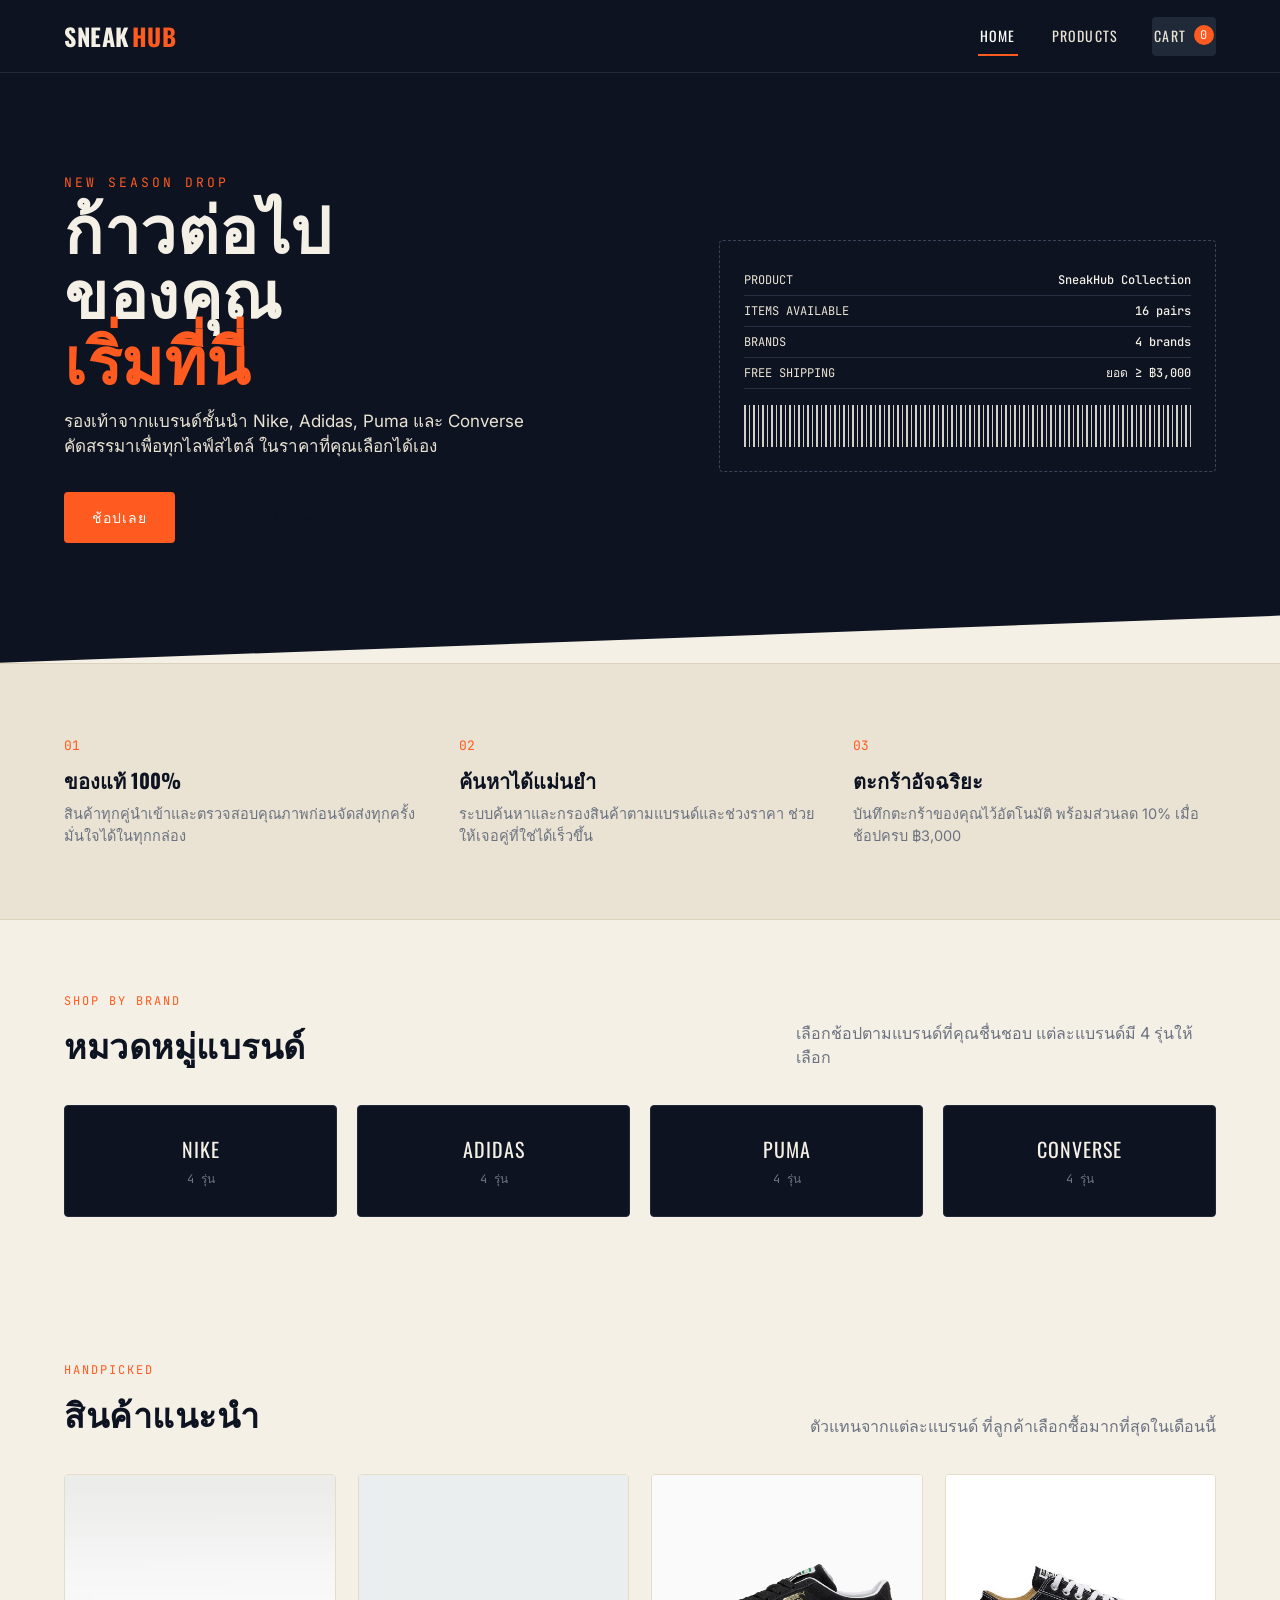
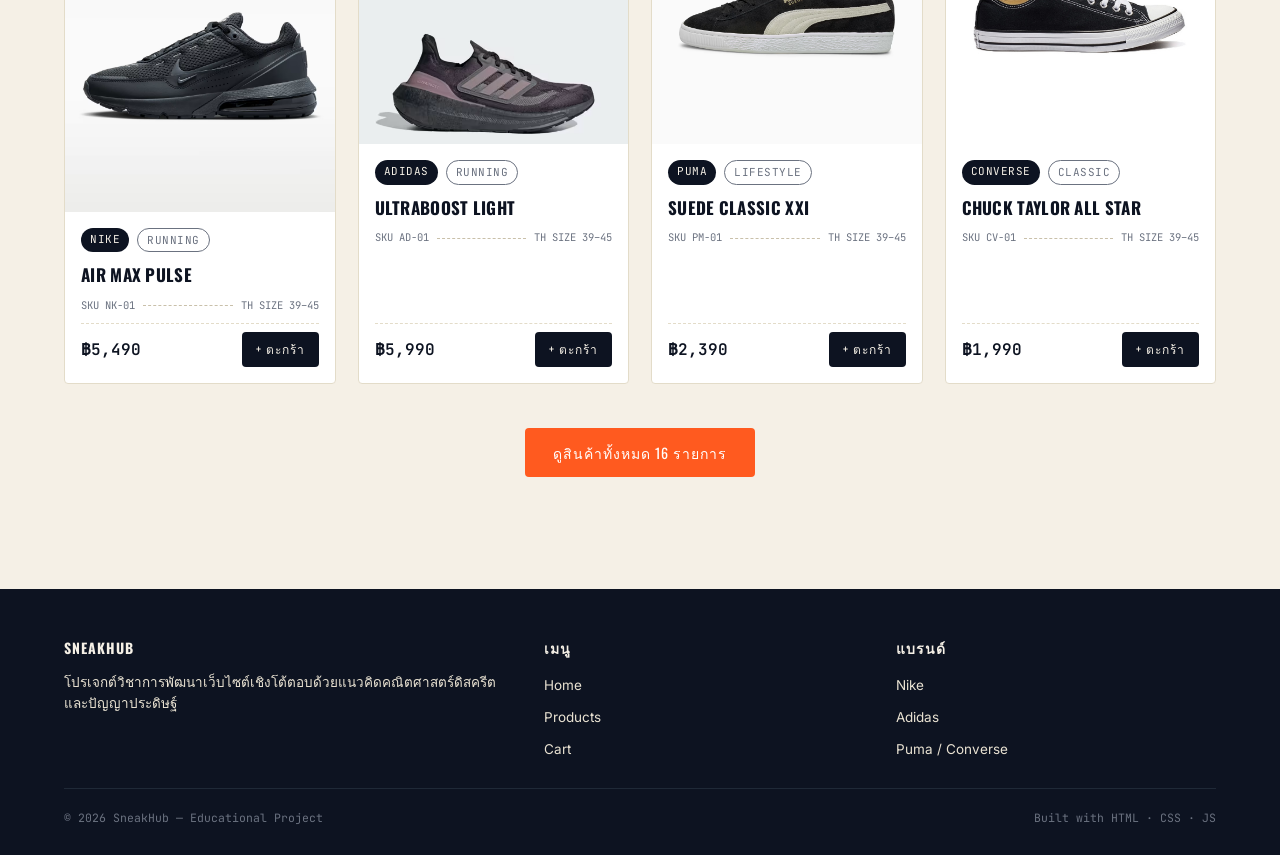
<file: index.html>
<!DOCTYPE html>
<html lang="th">
<head>
<meta charset="UTF-8">
<meta name="viewport" content="width=device-width, initial-scale=1.0">
<title>SneakHub — ร้านรองเท้าออนไลน์</title>
<link rel="stylesheet" href="style.css">
</head>
<body>

<header class="site-header">
  <div class="wrap">
    <a href="index.html" class="logo">SNEAK<span class="dot">HUB</span></a>
    <nav class="main-nav" id="main-nav">
      <a href="index.html" class="active">Home</a>
      <a href="products.html">Products</a>
      <a href="cart.html" class="cart-link">Cart <span id="cart-count">0</span></a>
    </nav>
    <button class="nav-toggle" id="nav-toggle" aria-label="เปิดเมนู">☰</button>
  </div>
</header>

<!-- HERO -->
<section class="hero">
  <div class="wrap">
    <div>
      <span class="hero-eyebrow">New Season Drop</span>
      <h1>ก้าวต่อไป<br>ของคุณ<br><span>เริ่มที่นี่</span></h1>
      <p>รองเท้าจากแบรนด์ชั้นนำ Nike, Adidas, Puma และ Converse คัดสรรมาเพื่อทุกไลฟ์สไตล์ ในราคาที่คุณเลือกได้เอง</p>
      <div class="hero-actions">
        <a href="products.html" class="btn btn-primary">ช้อปเลย</a>
        <a href="#brands" class="btn btn-outline">ดูแบรนด์ทั้งหมด</a>
      </div>
    </div>
    <div class="hero-box-label">
      <div class="row"><span>PRODUCT</span><b>SneakHub Collection</b></div>
      <div class="row"><span>ITEMS AVAILABLE</span><b>16 pairs</b></div>
      <div class="row"><span>BRANDS</span><b>4 brands</b></div>
      <div class="row"><span>FREE SHIPPING</span><b>ยอด ≥ ฿3,000</b></div>
      <div class="barcode"></div>
    </div>
  </div>
</section>

<!-- ABOUT -->
<section class="about-strip">
  <div class="wrap about-grid">
    <div class="about-card">
      <span class="num">01</span>
      <h3>ของแท้ 100%</h3>
      <p>สินค้าทุกคู่นำเข้าและตรวจสอบคุณภาพก่อนจัดส่งทุกครั้ง มั่นใจได้ในทุกกล่อง</p>
    </div>
    <div class="about-card">
      <span class="num">02</span>
      <h3>ค้นหาได้แม่นยำ</h3>
      <p>ระบบค้นหาและกรองสินค้าตามแบรนด์และช่วงราคา ช่วยให้เจอคู่ที่ใช่ได้เร็วขึ้น</p>
    </div>
    <div class="about-card">
      <span class="num">03</span>
      <h3>ตะกร้าอัจฉริยะ</h3>
      <p>บันทึกตะกร้าของคุณไว้อัตโนมัติ พร้อมส่วนลด 10% เมื่อช้อปครบ ฿3,000</p>
    </div>
  </div>
</section>

<!-- BRAND CATEGORIES -->
<section id="brands">
  <div class="wrap">
    <div class="section-head">
      <div>
        <span class="section-eyebrow">Shop by Brand</span>
        <h2>หมวดหมู่แบรนด์</h2>
      </div>
      <p>เลือกช้อปตามแบรนด์ที่คุณชื่นชอบ แต่ละแบรนด์มี 4 รุ่นให้เลือก</p>
    </div>
    <div class="category-grid">
      <a class="category-tile" href="products.html">
        <span class="brand-name">Nike</span>
        <span class="brand-count">4 รุ่น</span>
      </a>
      <a class="category-tile" href="products.html">
        <span class="brand-name">Adidas</span>
        <span class="brand-count">4 รุ่น</span>
      </a>
      <a class="category-tile" href="products.html">
        <span class="brand-name">Puma</span>
        <span class="brand-count">4 รุ่น</span>
      </a>
      <a class="category-tile" href="products.html">
        <span class="brand-name">Converse</span>
        <span class="brand-count">4 รุ่น</span>
      </a>
    </div>
  </div>
</section>

<!-- FEATURED PRODUCTS -->
<section>
  <div class="wrap">
    <div class="section-head">
      <div>
        <span class="section-eyebrow">Handpicked</span>
        <h2>สินค้าแนะนำ</h2>
      </div>
      <p>ตัวแทนจากแต่ละแบรนด์ ที่ลูกค้าเลือกซื้อมากที่สุดในเดือนนี้</p>
    </div>
    <div class="product-grid" id="featured-grid"></div>
    <div class="featured-cta">
      <a href="products.html" class="btn btn-primary">ดูสินค้าทั้งหมด 16 รายการ</a>
    </div>
  </div>
</section>

<footer class="site-footer">
  <div class="wrap">
    <div class="footer-grid">
      <div>
        <h4>SneakHub</h4>
        <p>โปรเจกต์วิชาการพัฒนาเว็บไซต์เชิงโต้ตอบด้วยแนวคิดคณิตศาสตร์ดิสครีตและปัญญาประดิษฐ์</p>
      </div>
      <div>
        <h4>เมนู</h4>
        <ul>
          <li><a href="index.html">Home</a></li>
          <li><a href="products.html">Products</a></li>
          <li><a href="cart.html">Cart</a></li>
        </ul>
      </div>
      <div>
        <h4>แบรนด์</h4>
        <ul>
          <li><a href="products.html">Nike</a></li>
          <li><a href="products.html">Adidas</a></li>
          <li><a href="products.html">Puma / Converse</a></li>
        </ul>
      </div>
    </div>
    <div class="footer-bottom">
      <span>© 2026 SneakHub — Educational Project</span>
      <span>Built with HTML · CSS · JS</span>
    </div>
  </div>
</footer>

<script src="script.js"></script>
</body>
</html>
</file>
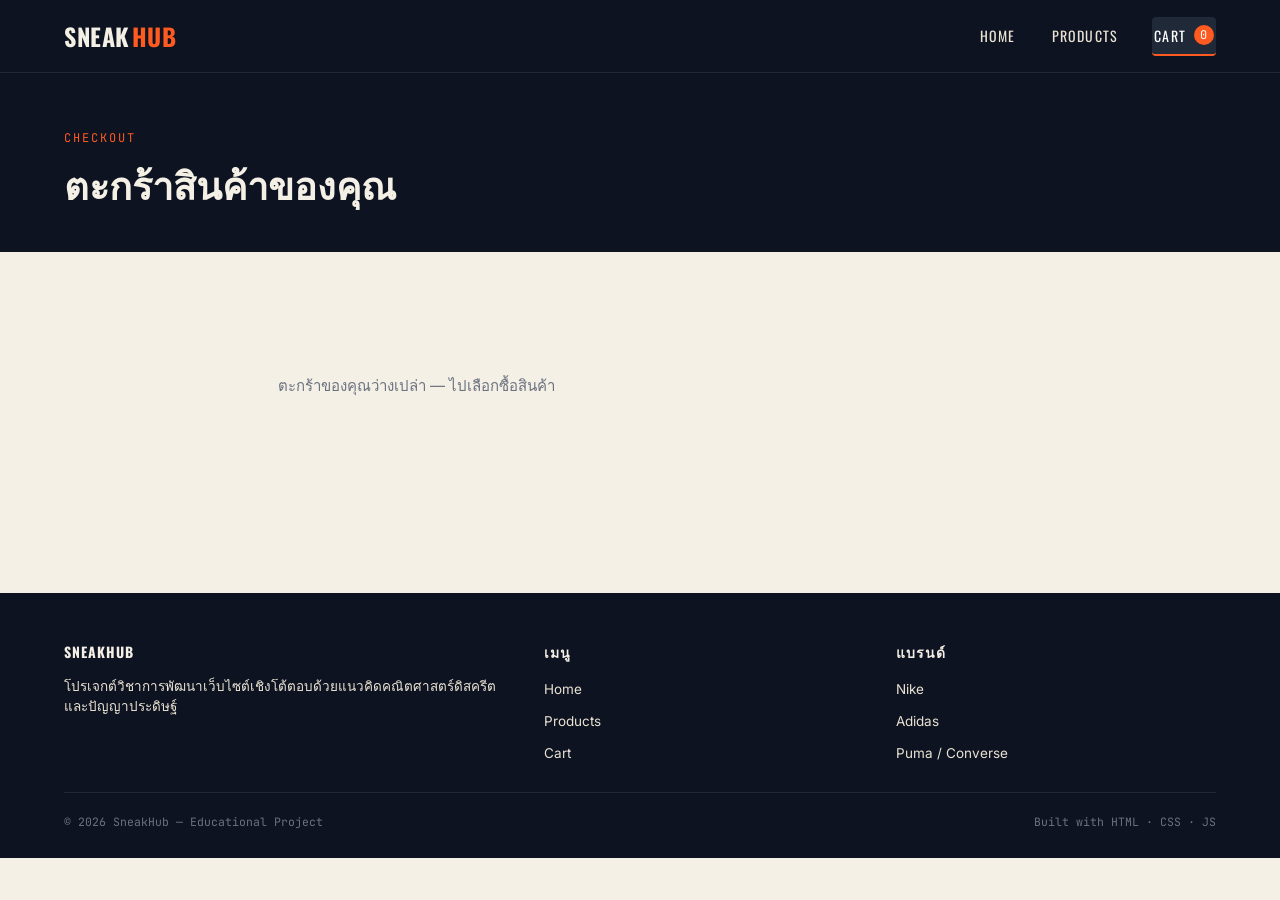
<file: cart.html>
<!DOCTYPE html>
<html lang="th">
<head>
<meta charset="UTF-8">
<meta name="viewport" content="width=device-width, initial-scale=1.0">
<title>Cart — SneakHub</title>
<link rel="stylesheet" href="style.css">
</head>
<body>

<header class="site-header">
  <div class="wrap">
    <a href="index.html" class="logo">SNEAK<span class="dot">HUB</span></a>
    <nav class="main-nav" id="main-nav">
      <a href="index.html">Home</a>
      <a href="products.html">Products</a>
      <a href="cart.html" class="cart-link active">Cart <span id="cart-count">0</span></a>
    </nav>
    <button class="nav-toggle" id="nav-toggle" aria-label="เปิดเมนู">☰</button>
  </div>
</header>

<section class="cart-hero">
  <div class="wrap">
    <span class="section-eyebrow">Checkout</span>
    <h1>ตะกร้าสินค้าของคุณ</h1>
  </div>
</section>

<div class="wrap" style="padding:48px 24px 80px;">
  <div class="cart-layout">
    <div class="cart-list" id="cart-list"></div>

    <aside class="cart-summary hidden" id="cart-summary">
      <h3>สรุปคำสั่งซื้อ</h3>
      <div class="summary-row">
        <span>ยอดรวมสินค้า (Subtotal)</span>
        <span id="cart-subtotal">฿0</span>
      </div>
      <div class="summary-row">
        <span>ส่วนลด (Discount)</span>
        <span id="cart-discount">฿0</span>
      </div>
      <div class="summary-row total">
        <span>ยอดสุทธิ (Total)</span>
        <span id="cart-total">฿0</span>
      </div>
      <p class="discount-note" id="discount-note"></p>
      <span id="cart-brand-summary"></span>
      <a href="#" class="btn btn-primary checkout-btn" onclick="alert('ขอบคุณสำหรับคำสั่งซื้อ! (เดโมสำหรับโปรเจกต์การศึกษา)'); return false;">ดำเนินการชำระเงิน</a>
    </aside>
  </div>
</div>

<footer class="site-footer">
  <div class="wrap">
    <div class="footer-grid">
      <div>
        <h4>SneakHub</h4>
        <p>โปรเจกต์วิชาการพัฒนาเว็บไซต์เชิงโต้ตอบด้วยแนวคิดคณิตศาสตร์ดิสครีตและปัญญาประดิษฐ์</p>
      </div>
      <div>
        <h4>เมนู</h4>
        <ul>
          <li><a href="index.html">Home</a></li>
          <li><a href="products.html">Products</a></li>
          <li><a href="cart.html">Cart</a></li>
        </ul>
      </div>
      <div>
        <h4>แบรนด์</h4>
        <ul>
          <li><a href="products.html">Nike</a></li>
          <li><a href="products.html">Adidas</a></li>
          <li><a href="products.html">Puma / Converse</a></li>
        </ul>
      </div>
    </div>
    <div class="footer-bottom">
      <span>© 2026 SneakHub — Educational Project</span>
      <span>Built with HTML · CSS · JS</span>
    </div>
  </div>
</footer>

<script src="script.js"></script>
</body>
</html>
</file>
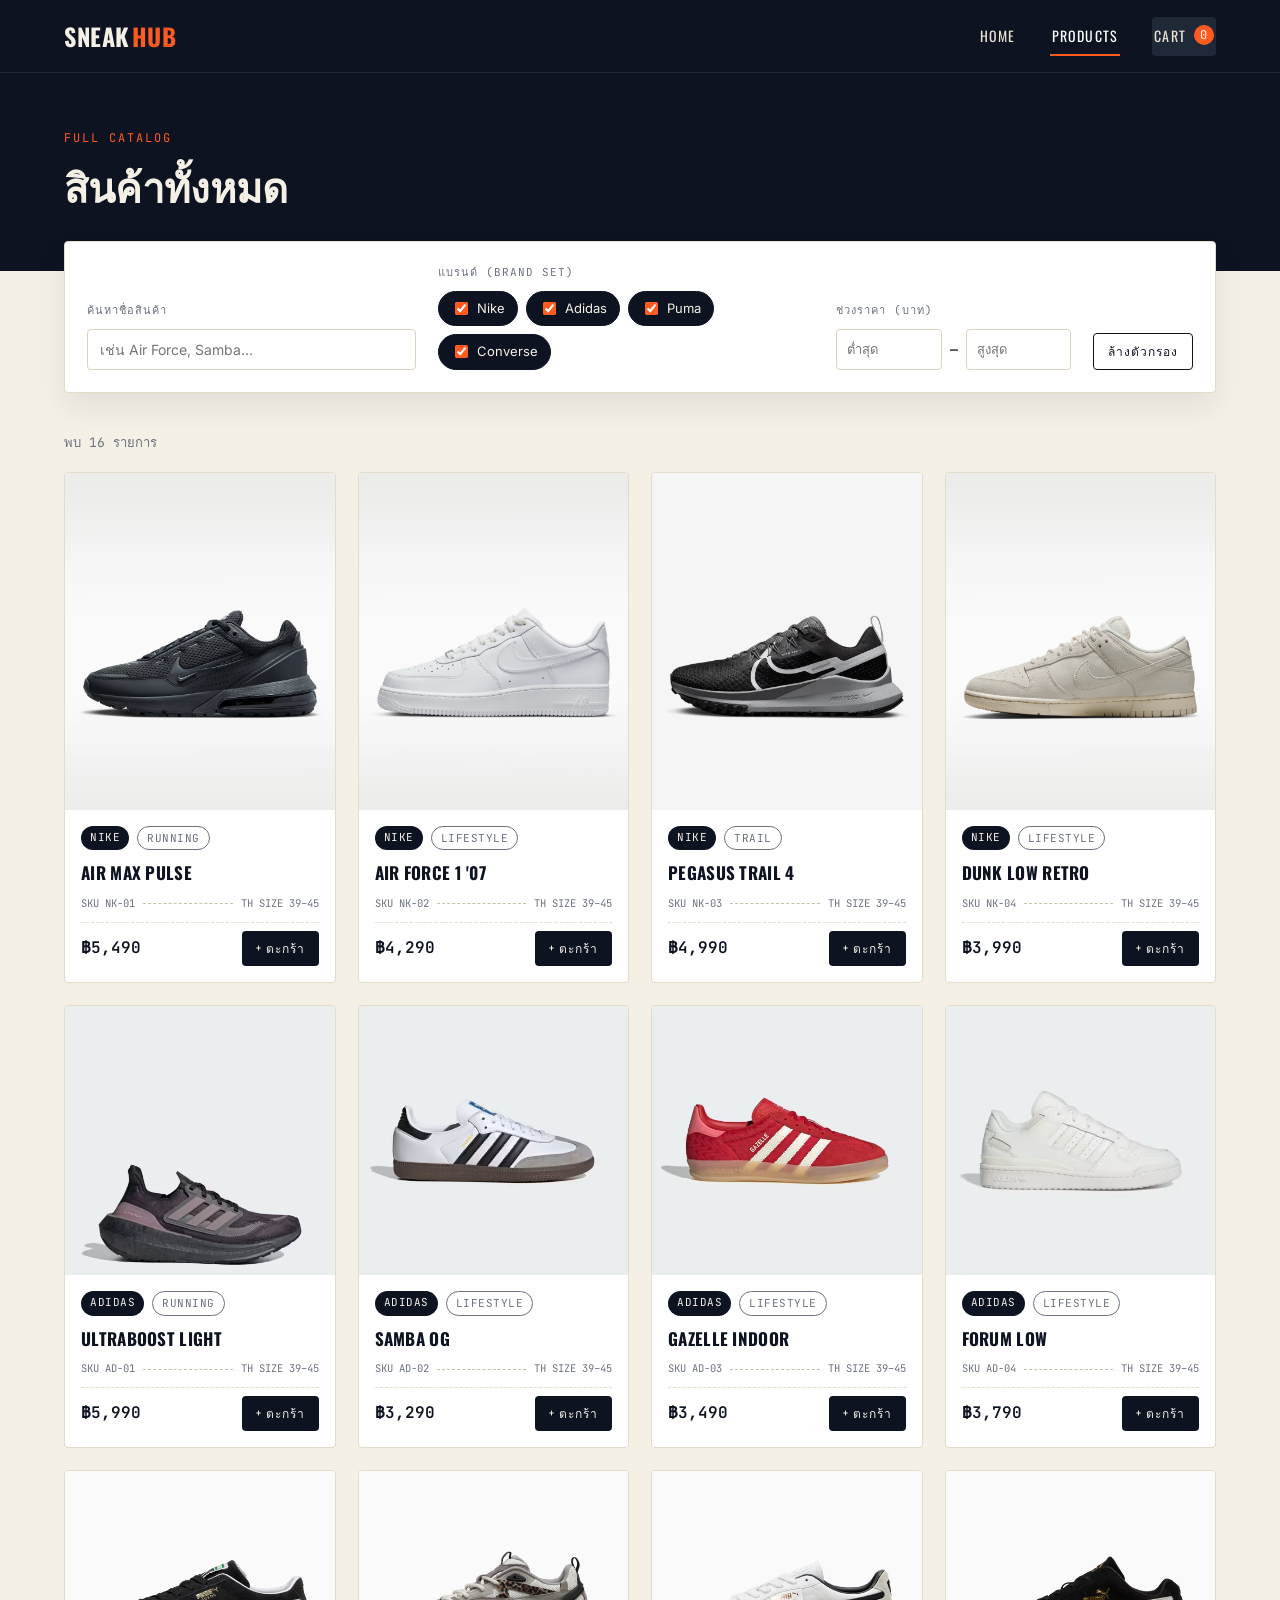
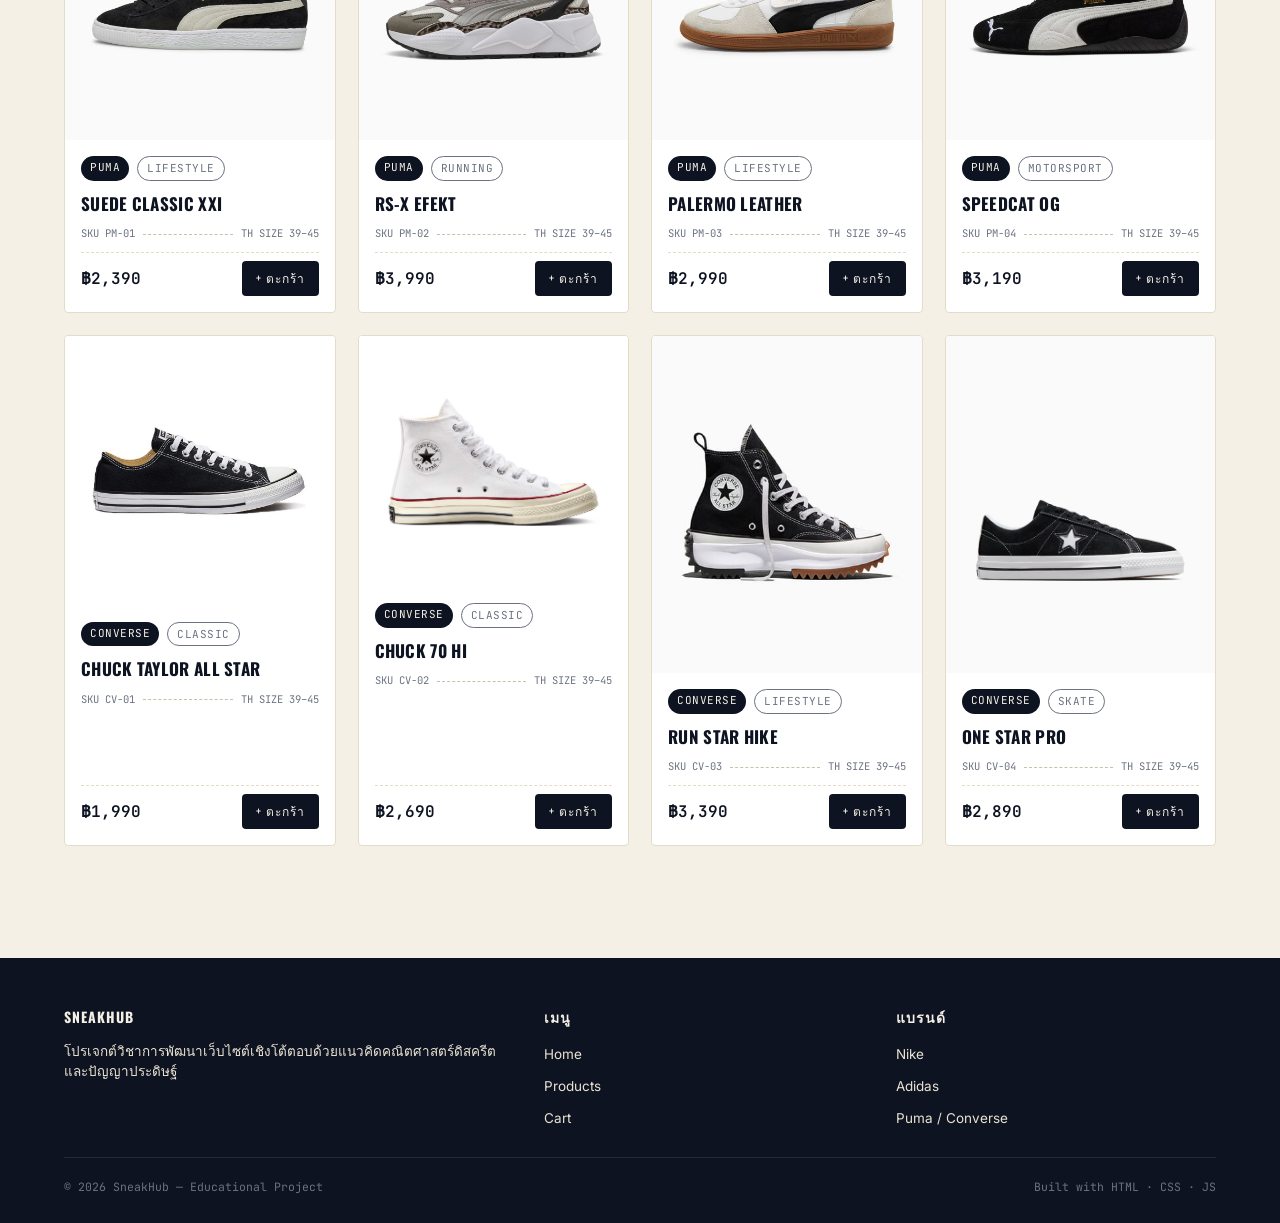
<file: products.html>
<!DOCTYPE html>
<html lang="th">
<head>
<meta charset="UTF-8">
<meta name="viewport" content="width=device-width, initial-scale=1.0">
<title>Products — SneakHub</title>
<link rel="stylesheet" href="style.css">
</head>
<body>

<header class="site-header">
  <div class="wrap">
    <a href="index.html" class="logo">SNEAK<span class="dot">HUB</span></a>
    <nav class="main-nav" id="main-nav">
      <a href="index.html">Home</a>
      <a href="products.html" class="active">Products</a>
      <a href="cart.html" class="cart-link">Cart <span id="cart-count">0</span></a>
    </nav>
    <button class="nav-toggle" id="nav-toggle" aria-label="เปิดเมนู">☰</button>
  </div>
</header>

<section class="products-hero">
  <div class="wrap">
    <span class="section-eyebrow">Full Catalog</span>
    <h1>สินค้าทั้งหมด</h1>
  </div>
</section>

<div class="wrap">
  <!-- FILTER BAR -->
  <div class="filter-bar">
    <div class="filter-group">
      <label class="field-label" for="search-input">ค้นหาชื่อสินค้า</label>
      <input type="text" id="search-input" placeholder="เช่น Air Force, Samba...">
    </div>

    <div class="filter-group">
      <label class="field-label">แบรนด์ (Brand Set)</label>
      <div class="brand-pills" id="brand-filters"></div>
    </div>

    <div class="filter-group">
      <label class="field-label">ช่วงราคา (บาท)</label>
      <div class="price-range-inputs">
        <input type="number" id="price-min" placeholder="ต่ำสุด" min="0">
        <span>–</span>
        <input type="number" id="price-max" placeholder="สูงสุด" min="0">
      </div>
    </div>

    <button class="btn btn-outline btn-small" id="reset-filters">ล้างตัวกรอง</button>
  </div>

  <div class="results-row">
    <span id="results-count">พบ 16 รายการ</span>
  </div>

  <section style="padding-top:0;">
    <div class="product-grid" id="products-grid"></div>
  </section>
</div>

<footer class="site-footer">
  <div class="wrap">
    <div class="footer-grid">
      <div>
        <h4>SneakHub</h4>
        <p>โปรเจกต์วิชาการพัฒนาเว็บไซต์เชิงโต้ตอบด้วยแนวคิดคณิตศาสตร์ดิสครีตและปัญญาประดิษฐ์</p>
      </div>
      <div>
        <h4>เมนู</h4>
        <ul>
          <li><a href="index.html">Home</a></li>
          <li><a href="products.html">Products</a></li>
          <li><a href="cart.html">Cart</a></li>
        </ul>
      </div>
      <div>
        <h4>แบรนด์</h4>
        <ul>
          <li><a href="products.html">Nike</a></li>
          <li><a href="products.html">Adidas</a></li>
          <li><a href="products.html">Puma / Converse</a></li>
        </ul>
      </div>
    </div>
    <div class="footer-bottom">
      <span>© 2026 SneakHub — Educational Project</span>
      <span>Built with HTML · CSS · JS</span>
    </div>
  </div>
</footer>

<script src="script.js"></script>
</body>
</html>
</file>
<file: style.css>
/* =========================================================================
   SneakHub — style.css
   Design tokens:
     Ink Navy   #0D1321   (พื้นหลังหลัก / โซนมืด)
     Cloud      #F5F0E6   (พื้นหลังสว่าง / การ์ด)
     Signal     #FF5A1F   (accent หลัก / ปุ่ม / ราคา)
     Ash        #1F2937   (เส้นแบ่งบนพื้นมืด)
     Steel      #6B7280   (ข้อความรอง)
     Success    #16A34A   (ส่วนลด / สถานะบวก)
   Type: Oswald (display, ตัวเอียงตั้ง สไตล์ label กล่องรองเท้า)
         Inter (body)
         JetBrains Mono (spec label / ราคา / SKU — ให้ความรู้สึกเชิงข้อมูล/คณิตศาสตร์)
   ========================================================================= */

@import url('https://fonts.googleapis.com/css2?family=Oswald:wght@400;500;600;700&family=Inter:wght@400;500;600;700&family=JetBrains+Mono:wght@400;500;600&display=swap');

:root {
  --ink: #0D1321;
  --ink-soft: #161C2C;
  --cloud: #F5F0E6;
  --cloud-dim: #EAE3D3;
  --signal: #FF5A1F;
  --signal-dark: #D6480F;
  --ash: #1F2937;
  --steel: #6B7280;
  --success: #16A34A;
  --white: #FFFFFF;

  --font-display: 'Oswald', sans-serif;
  --font-body: 'Inter', sans-serif;
  --font-mono: 'JetBrains Mono', monospace;

  --radius: 4px;
  --container: 1200px;
}

* { box-sizing: border-box; }
html { scroll-behavior: smooth; }

body {
  margin: 0;
  background: var(--cloud);
  color: var(--ink);
  font-family: var(--font-body);
  line-height: 1.5;
  -webkit-font-smoothing: antialiased;
}

img, svg { display: block; max-width: 100%; }

a { color: inherit; text-decoration: none; }

.wrap {
  max-width: var(--container);
  margin: 0 auto;
  padding: 0 24px;
}

/* Reduced motion */
@media (prefers-reduced-motion: reduce) {
  * { animation: none !important; transition: none !important; }
}

/* -------------------------------------------------------------------------
   Header / Nav
------------------------------------------------------------------------- */
.site-header {
  position: sticky;
  top: 0;
  z-index: 50;
  background: var(--ink);
  border-bottom: 1px solid var(--ash);
}

.site-header .wrap {
  display: flex;
  align-items: center;
  justify-content: space-between;
  height: 72px;
}

.logo {
  font-family: var(--font-display);
  font-size: 24px;
  font-weight: 700;
  letter-spacing: 0.5px;
  color: var(--cloud);
  display: flex;
  align-items: baseline;
  gap: 2px;
}
.logo .dot { color: var(--signal); }

.main-nav {
  display: flex;
  align-items: center;
  gap: 32px;
}

.main-nav a {
  font-family: var(--font-display);
  font-size: 14px;
  letter-spacing: 1.2px;
  text-transform: uppercase;
  color: var(--cloud-dim);
  padding: 8px 2px;
  border-bottom: 2px solid transparent;
  transition: color 0.15s ease, border-color 0.15s ease;
}
.main-nav a:hover,
.main-nav a.active { color: var(--white); border-color: var(--signal); }

.cart-link {
  display: inline-flex;
  align-items: center;
  gap: 8px;
  background: var(--ash);
  padding: 8px 14px;
  border-radius: var(--radius);
}
.cart-link:hover { background: #29344a; }

#cart-count {
  background: var(--signal);
  color: var(--white);
  font-family: var(--font-mono);
  font-size: 12px;
  min-width: 20px;
  height: 20px;
  border-radius: 10px;
  display: inline-flex;
  align-items: center;
  justify-content: center;
  padding: 0 5px;
}

.nav-toggle {
  display: none;
  background: none;
  border: none;
  color: var(--cloud);
  font-size: 24px;
  cursor: pointer;
}

/* -------------------------------------------------------------------------
   Buttons / chips
------------------------------------------------------------------------- */
.btn {
  font-family: var(--font-display);
  font-size: 14px;
  letter-spacing: 1px;
  text-transform: uppercase;
  border: none;
  border-radius: var(--radius);
  padding: 14px 28px;
  cursor: pointer;
  transition: transform 0.15s ease, background 0.15s ease;
  display: inline-block;
}
.btn-primary { background: var(--signal); color: var(--white); }
.btn-primary:hover { background: var(--signal-dark); transform: translateY(-1px); }

.btn-outline {
  background: transparent;
  color: var(--ink);
  border: 1.5px solid var(--ink);
}
.btn-outline:hover { background: var(--ink); color: var(--cloud); }

.btn-small { padding: 8px 14px; font-size: 12px; }

.btn-add { background: var(--ink); color: var(--cloud); }
.btn-add:hover { background: var(--signal); }
.btn-added { background: var(--success) !important; }

.chip {
  font-family: var(--font-mono);
  font-size: 11px;
  letter-spacing: 0.5px;
  text-transform: uppercase;
  background: var(--ink);
  color: var(--cloud);
  padding: 3px 9px;
  border-radius: 999px;
}
.chip-ghost {
  background: transparent;
  border: 1px solid var(--steel);
  color: var(--steel);
}

/* -------------------------------------------------------------------------
   Hero (index.html) — "signature element": diagonal shoebox-label banner
------------------------------------------------------------------------- */
.hero {
  position: relative;
  background: var(--ink);
  color: var(--cloud);
  overflow: hidden;
  padding: 96px 0 120px;
  clip-path: polygon(0 0, 100% 0, 100% 92%, 0 100%);
}

.hero .wrap {
  position: relative;
  z-index: 2;
  display: grid;
  grid-template-columns: 1.1fr 0.9fr;
  gap: 48px;
  align-items: center;
}

.hero-eyebrow {
  font-family: var(--font-mono);
  color: var(--signal);
  letter-spacing: 3px;
  text-transform: uppercase;
  font-size: 13px;
  margin-bottom: 18px;
}

.hero h1 {
  font-family: var(--font-display);
  font-size: 64px;
  line-height: 1.02;
  margin: 0 0 20px;
  text-transform: uppercase;
  letter-spacing: 0.5px;
}
.hero h1 span { color: var(--signal); }

.hero p {
  color: var(--cloud-dim);
  font-size: 17px;
  max-width: 460px;
  margin: 0 0 32px;
}

.hero-actions { display: flex; gap: 16px; }

.hero-box-label {
  border: 1.5px dashed #3a4358;
  border-radius: var(--radius);
  padding: 24px;
  font-family: var(--font-mono);
  font-size: 12px;
  color: var(--cloud-dim);
}
.hero-box-label .row { display: flex; justify-content: space-between; padding: 6px 0; border-bottom: 1px solid #262e42; }
.hero-box-label .row:last-child { border-bottom: none; }
.hero-box-label .row b { color: var(--cloud); font-weight: 500; }
.hero-box-label .barcode {
  margin-top: 16px;
  height: 42px;
  background: repeating-linear-gradient(90deg, var(--cloud) 0 2px, transparent 2px 5px, var(--cloud) 5px 6px, transparent 6px 9px);
  opacity: 0.85;
}

/* -------------------------------------------------------------------------
   Sections generic
------------------------------------------------------------------------- */
section { padding: 72px 0; }

.section-head {
  display: flex;
  justify-content: space-between;
  align-items: flex-end;
  margin-bottom: 36px;
  gap: 24px;
}

.section-eyebrow {
  font-family: var(--font-mono);
  color: var(--signal);
  font-size: 12px;
  letter-spacing: 2px;
  text-transform: uppercase;
  margin-bottom: 8px;
  display: block;
}

.section-head h2 {
  font-family: var(--font-display);
  font-size: 34px;
  text-transform: uppercase;
  margin: 0;
  letter-spacing: 0.5px;
}

.section-head p { color: var(--steel); max-width: 420px; margin: 0; }

/* -------------------------------------------------------------------------
   About / intro strip
------------------------------------------------------------------------- */
.about-strip {
  background: var(--cloud-dim);
  border-top: 1px solid #ddd3bd;
  border-bottom: 1px solid #ddd3bd;
}
.about-grid {
  display: grid;
  grid-template-columns: repeat(3, 1fr);
  gap: 32px;
}
.about-card .num {
  font-family: var(--font-mono);
  color: var(--signal);
  font-size: 13px;
  display: block;
  margin-bottom: 10px;
}
.about-card h3 {
  font-family: var(--font-display);
  font-size: 20px;
  text-transform: uppercase;
  margin: 0 0 8px;
}
.about-card p { color: var(--steel); margin: 0; font-size: 14.5px; }

/* -------------------------------------------------------------------------
   Category tiles
------------------------------------------------------------------------- */
.category-grid {
  display: grid;
  grid-template-columns: repeat(4, 1fr);
  gap: 20px;
}
.category-tile {
  background: var(--ink);
  color: var(--cloud);
  border-radius: var(--radius);
  padding: 28px 20px;
  text-align: center;
  transition: transform 0.15s ease, background 0.15s ease;
  border: 1px solid var(--ash);
}
.category-tile:hover { background: var(--ink-soft); transform: translateY(-3px); }
.category-tile .brand-name {
  font-family: var(--font-display);
  font-size: 20px;
  text-transform: uppercase;
  letter-spacing: 1px;
}
.category-tile .brand-count {
  display: block;
  font-family: var(--font-mono);
  font-size: 12px;
  color: var(--steel);
  margin-top: 6px;
}

/* -------------------------------------------------------------------------
   Product grid + card
------------------------------------------------------------------------- */
.product-grid {
  display: grid;
  grid-template-columns: repeat(4, 1fr);
  gap: 22px;
}

.product-card {
  background: var(--white);
  border: 1px solid #e3dcc9;
  border-radius: var(--radius);
  overflow: hidden;
  display: flex;
  flex-direction: column;
  transition: box-shadow 0.15s ease, transform 0.15s ease;
}
.product-card:hover { box-shadow: 0 12px 28px rgba(13,19,33,0.12); transform: translateY(-2px); }

.product-thumb { background: var(--cloud-dim); }
.product-thumb svg { width: 100%; height: auto; }

.product-body { padding: 16px; display: flex; flex-direction: column; gap: 10px; flex: 1; }

.product-brandrow { display: flex; gap: 8px; }

.product-name {
  font-family: var(--font-display);
  font-size: 17px;
  margin: 0;
  text-transform: uppercase;
  letter-spacing: 0.3px;
}

.spec-label {
  font-family: var(--font-mono);
  font-size: 10.5px;
  color: var(--steel);
  display: flex;
  align-items: center;
  gap: 8px;
}
.dash-line { flex: 1; border-top: 1px dashed #c9c0aa; height: 0; }

.product-footer {
  margin-top: auto;
  display: flex;
  align-items: center;
  justify-content: space-between;
  padding-top: 8px;
  border-top: 1px dashed #e3dcc9;
}
.product-price { font-family: var(--font-mono); font-weight: 600; font-size: 16px; }

/* -------------------------------------------------------------------------
   Featured CTA
------------------------------------------------------------------------- */
.featured-cta { text-align: center; margin-top: 44px; }

/* -------------------------------------------------------------------------
   Products page — filter bar
------------------------------------------------------------------------- */
.products-hero {
  background: var(--ink);
  color: var(--cloud);
  padding: 56px 0;
}
.products-hero .section-eyebrow { color: var(--signal); }
.products-hero h1 {
  font-family: var(--font-display);
  font-size: 40px;
  text-transform: uppercase;
  margin: 4px 0 0;
}

.filter-bar {
  background: var(--white);
  border: 1px solid #e3dcc9;
  border-radius: var(--radius);
  padding: 22px;
  margin: -30px 0 40px;
  position: relative;
  z-index: 3;
  display: grid;
  grid-template-columns: 1.4fr 1.6fr 1fr auto;
  gap: 22px;
  align-items: end;
  box-shadow: 0 14px 30px rgba(13,19,33,0.08);
}

.filter-group label.field-label {
  display: block;
  font-family: var(--font-mono);
  font-size: 11px;
  text-transform: uppercase;
  letter-spacing: 1px;
  color: var(--steel);
  margin-bottom: 10px;
}

.filter-group input[type="text"] {
  width: 100%;
  padding: 11px 12px;
  border: 1.5px solid #ddd3bd;
  border-radius: var(--radius);
  font-family: var(--font-body);
  font-size: 14px;
}
.filter-group input[type="text"]:focus,
.filter-group input[type="number"]:focus {
  outline: 2px solid var(--signal);
  outline-offset: 1px;
}

.brand-pills { display: flex; flex-wrap: wrap; gap: 8px; }
.checkbox-pill {
  display: inline-flex;
  align-items: center;
  gap: 6px;
  border: 1.5px solid #ddd3bd;
  border-radius: 999px;
  padding: 7px 12px;
  font-size: 13px;
  cursor: pointer;
  user-select: none;
}
.checkbox-pill:has(input:checked) {
  background: var(--ink);
  color: var(--cloud);
  border-color: var(--ink);
}
.checkbox-pill input { accent-color: var(--signal); }

.price-range-inputs { display: flex; align-items: center; gap: 8px; }
.price-range-inputs input[type="number"] {
  width: 100%;
  padding: 11px 10px;
  border: 1.5px solid #ddd3bd;
  border-radius: var(--radius);
  font-family: var(--font-mono);
  font-size: 13px;
}

.results-row {
  display: flex;
  justify-content: space-between;
  align-items: center;
  margin-bottom: 20px;
}
#results-count {
  font-family: var(--font-mono);
  font-size: 13px;
  color: var(--steel);
}

.empty-state {
  grid-column: 1 / -1;
  text-align: center;
  color: var(--steel);
  padding: 60px 0;
  font-size: 15px;
}

/* -------------------------------------------------------------------------
   Cart page
------------------------------------------------------------------------- */
.cart-hero {
  background: var(--ink);
  color: var(--cloud);
  padding: 56px 0 40px;
}
.cart-hero h1 { font-family: var(--font-display); text-transform: uppercase; font-size: 38px; margin: 4px 0 0; }

.cart-layout {
  display: grid;
  grid-template-columns: 1.7fr 1fr;
  gap: 32px;
  align-items: flex-start;
}

.cart-list { display: flex; flex-direction: column; gap: 14px; }

.cart-row {
  background: var(--white);
  border: 1px solid #e3dcc9;
  border-radius: var(--radius);
  padding: 14px;
  display: grid;
  grid-template-columns: 84px 1fr auto auto auto;
  align-items: center;
  gap: 16px;
}
.cart-thumb { width: 84px; border-radius: var(--radius); overflow: hidden; }

.cart-info h4 { font-family: var(--font-display); text-transform: uppercase; margin: 6px 0 4px; font-size: 15px; }

.qty-control {
  display: flex;
  align-items: center;
  border: 1.5px solid #ddd3bd;
  border-radius: var(--radius);
  overflow: hidden;
}
.qty-btn {
  width: 32px; height: 32px;
  background: var(--cloud-dim);
  border: none;
  cursor: pointer;
  font-size: 16px;
  font-family: var(--font-mono);
}
.qty-btn:hover { background: var(--signal); color: var(--white); }
.qty-value {
  width: 34px;
  text-align: center;
  font-family: var(--font-mono);
  font-size: 14px;
}

.cart-line-price { font-family: var(--font-mono); font-weight: 600; min-width: 90px; text-align: right; }

.remove-btn {
  background: none;
  border: none;
  color: var(--steel);
  font-size: 16px;
  cursor: pointer;
  padding: 6px;
}
.remove-btn:hover { color: var(--signal); }

.cart-summary {
  background: var(--white);
  border: 1.5px dashed #ddd3bd;
  border-radius: var(--radius);
  padding: 24px;
  position: sticky;
  top: 96px;
}
.cart-summary.hidden { display: none; }
.cart-summary h3 {
  font-family: var(--font-display);
  text-transform: uppercase;
  margin: 0 0 18px;
  font-size: 18px;
}
.summary-row {
  display: flex;
  justify-content: space-between;
  font-family: var(--font-mono);
  font-size: 14px;
  padding: 9px 0;
  border-bottom: 1px dashed #e3dcc9;
}
.summary-row.total {
  border-bottom: none;
  border-top: 1.5px solid var(--ink);
  margin-top: 6px;
  padding-top: 14px;
  font-size: 18px;
  font-weight: 600;
}
.summary-row #cart-discount { color: var(--success); }

.discount-note {
  margin-top: 16px;
  font-size: 12.5px;
  background: var(--cloud-dim);
  border-radius: var(--radius);
  padding: 10px 12px;
  color: var(--steel);
}
.discount-note.discount-active { background: #e7f6ec; color: var(--success); }

#cart-brand-summary {
  display: block;
  margin-top: 14px;
  font-family: var(--font-mono);
  font-size: 11.5px;
  color: var(--steel);
}

.checkout-btn { width: 100%; margin-top: 18px; text-align: center; }

/* -------------------------------------------------------------------------
   Footer
------------------------------------------------------------------------- */
.site-footer {
  background: var(--ink);
  color: var(--cloud-dim);
  padding: 48px 0 28px;
  margin-top: 40px;
}
.footer-grid {
  display: grid;
  grid-template-columns: 1.4fr 1fr 1fr;
  gap: 32px;
  padding-bottom: 28px;
  border-bottom: 1px solid var(--ash);
}
.footer-grid h4 {
  font-family: var(--font-display);
  text-transform: uppercase;
  font-size: 14px;
  letter-spacing: 1px;
  margin: 0 0 14px;
  color: var(--cloud);
}
.footer-grid p, .footer-grid a { color: var(--cloud-dim); font-size: 13.5px; }
.footer-grid ul { list-style: none; padding: 0; margin: 0; display: flex; flex-direction: column; gap: 8px; }
.footer-grid a:hover { color: var(--signal); }
.footer-bottom {
  padding-top: 20px;
  font-family: var(--font-mono);
  font-size: 11.5px;
  color: var(--steel);
  display: flex;
  justify-content: space-between;
}

/* -------------------------------------------------------------------------
   Responsive
------------------------------------------------------------------------- */
@media (max-width: 980px) {
  .hero .wrap { grid-template-columns: 1fr; }
  .hero h1 { font-size: 46px; }
  .product-grid { grid-template-columns: repeat(2, 1fr); }
  .category-grid { grid-template-columns: repeat(2, 1fr); }
  .about-grid { grid-template-columns: 1fr; }
  .filter-bar { grid-template-columns: 1fr 1fr; }
  .cart-layout { grid-template-columns: 1fr; }
  .footer-grid { grid-template-columns: 1fr; }
}

@media (max-width: 640px) {
  .site-header .wrap { height: 64px; }
  .main-nav {
    position: absolute;
    top: 64px; left: 0; right: 0;
    background: var(--ink);
    flex-direction: column;
    align-items: flex-start;
    padding: 16px 24px;
    gap: 16px;
    display: none;
    border-bottom: 1px solid var(--ash);
  }
  .main-nav.open { display: flex; }
  .nav-toggle { display: block; }
  .product-grid { grid-template-columns: 1fr; }
  .category-grid { grid-template-columns: 1fr; }
  .filter-bar { grid-template-columns: 1fr; margin-top: 20px; }
  .hero { padding: 64px 0 88px; }
  .hero h1 { font-size: 34px; }
  .cart-row { grid-template-columns: 60px 1fr; grid-template-areas: "thumb info" "thumb qty" "thumb price"; }
}
</file>
